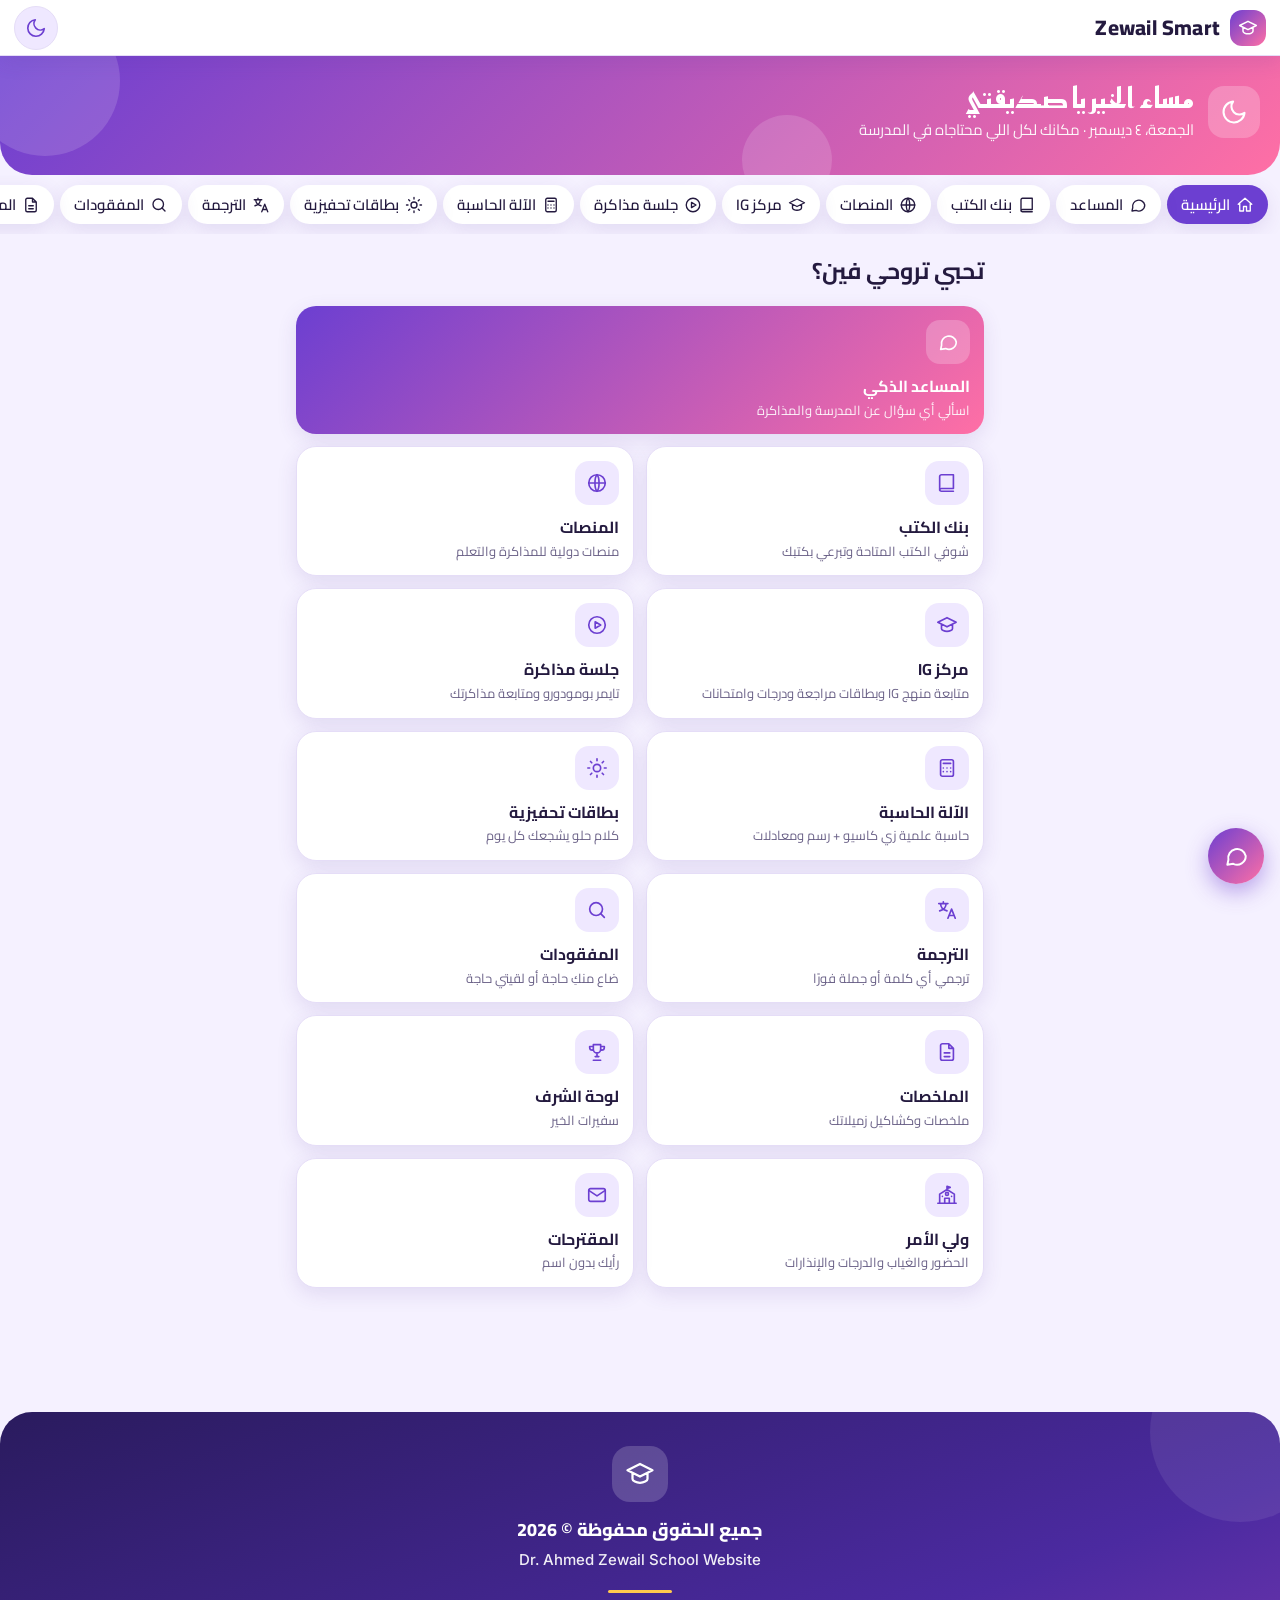
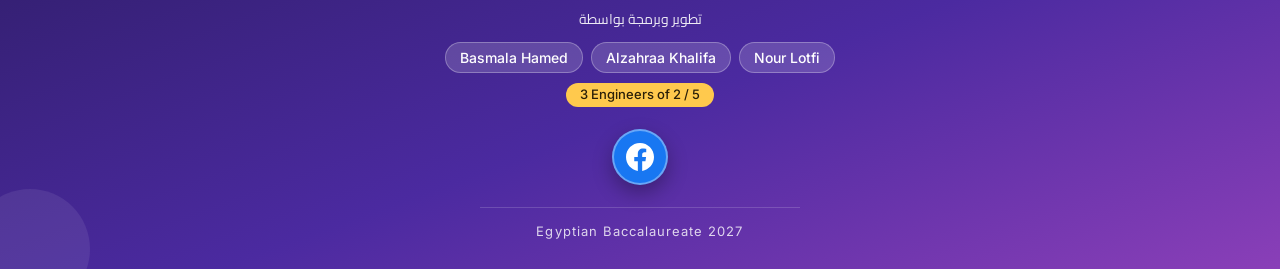
<file: index.html>
<!DOCTYPE html>
<html lang="ar" dir="rtl">
<head>
<meta charset="utf-8">
<meta name="color-scheme" content="light dark">
<meta name="supported-color-schemes" content="light dark">
<meta name="viewport" content="width=device-width, initial-scale=1, viewport-fit=cover">
<title>Zewail Smart</title>
<script>try{var th=localStorage.getItem("theme");if(th==="dark"||th==="light")document.documentElement.setAttribute("data-theme",th)}catch(e){}</script>
<link rel="stylesheet" href="https://fonts.googleapis.com/css2?family=Cairo:wght@400;600;800&family=Reem+Kufi:wght@600&family=Inter:wght@400;500&display=swap">
<link rel="stylesheet" href="style.css?v=12">
</head>
<body>

<svg width="0" height="0" style="position:absolute" aria-hidden="true">
<symbol id="i-home" viewBox="0 0 24 24"><path d="M3 11l9-8 9 8M5 10v10h5v-6h4v6h5V10"/></symbol>
<symbol id="i-book" viewBox="0 0 24 24"><path d="M4 19.5V5a2 2 0 012-2h13v15H6a2 2 0 00-2 2zm0 0A2 2 0 006 21h13"/></symbol>
<symbol id="i-search" viewBox="0 0 24 24"><circle cx="11" cy="11" r="7"/><path d="M20 20l-4-4"/></symbol>
<symbol id="i-file" viewBox="0 0 24 24"><path d="M14 3H7a2 2 0 00-2 2v14a2 2 0 002 2h10a2 2 0 002-2V8zM14 3v5h5M9 13h6M9 17h6"/></symbol>
<symbol id="i-trophy" viewBox="0 0 24 24"><path d="M8 4h8v5a4 4 0 01-8 0zM8 6H4v1a3 3 0 003 3M16 6h4v1a3 3 0 01-3 3M12 13v4M8 21h8M10 17h4"/></symbol>
<symbol id="i-mail" viewBox="0 0 24 24"><rect x="3" y="5" width="18" height="14" rx="2"/><path d="M3 7l9 6 9-6"/></symbol>
<symbol id="i-pencil" viewBox="0 0 24 24"><path d="M4 20l1-4L16 5l3 3L8 19zM14 7l3 3"/></symbol>
<symbol id="i-chat" viewBox="0 0 24 24"><path d="M21 12a8 8 0 01-11.5 7.2L4 20l1-4.5A8 8 0 1121 12z"/></symbol>
<symbol id="i-send" viewBox="0 0 24 24"><path d="M22 2L11 13M22 2l-7 20-4-9-9-4z"/></symbol>
<symbol id="i-moon" viewBox="0 0 24 24"><path d="M21 12.8A9 9 0 1111.2 3a7 7 0 009.8 9.8z"/></symbol>
<symbol id="i-sun" viewBox="0 0 24 24"><circle cx="12" cy="12" r="4"/><path d="M12 2v2M12 20v2M4.9 4.9l1.4 1.4M17.7 17.7l1.4 1.4M2 12h2M20 12h2M4.9 19.1l1.4-1.4M17.7 6.3l1.4-1.4"/></symbol>
<symbol id="i-globe" viewBox="0 0 24 24"><circle cx="12" cy="12" r="9"/><path d="M3 12h18M12 3c3 3 3 15 0 18M12 3c-3 3-3 15 0 18"/></symbol>
<symbol id="i-lang" viewBox="0 0 24 24"><path d="M3 5h10M8 3v2M5 5c0 4 3 7 7 8M11 5c0 4-3 7-7 8M13 21l4-10 4 10M14.5 18h5"/></symbol>
<symbol id="i-ext" viewBox="0 0 24 24"><path d="M14 4h6v6M20 4l-9 9M18 14v5a1 1 0 01-1 1H5a1 1 0 01-1-1V7a1 1 0 011-1h5"/></symbol>
<symbol id="i-play" viewBox="0 0 24 24"><circle cx="12" cy="12" r="9"/><path d="M10 8.5l6 3.5-6 3.5z"/></symbol>
<symbol id="i-layers" viewBox="0 0 24 24"><path d="M12 3l9 5-9 5-9-5zM3 13l9 5 9-5M3 17.5l9 5 9-5"/></symbol>
<symbol id="i-lib" viewBox="0 0 24 24"><path d="M4 21V5M9 21V5M14 21V5M18.5 21l-3-16 4-1 3 16zM3 21h8"/></symbol>
<symbol id="i-swap" viewBox="0 0 24 24"><path d="M7 4L3 8l4 4M3 8h14M17 20l4-4-4-4M21 16H7"/></symbol>
<symbol id="i-copy" viewBox="0 0 24 24"><rect x="9" y="9" width="11" height="11" rx="2"/><path d="M5 15V6a2 2 0 012-2h9"/></symbol>
<symbol id="i-speak" viewBox="0 0 24 24"><path d="M4 9v6h4l5 4V5L8 9zM16.5 8.5a5 5 0 010 7M19 6a8.5 8.5 0 010 12"/></symbol>
<symbol id="i-cap" viewBox="0 0 24 24"><path d="M2 9l10-5 10 5-10 5zM6 11.5V16c0 1.5 3 3 6 3s6-1.5 6-3v-4.5"/></symbol>
<symbol id="i-calc" viewBox="0 0 24 24"><rect x="5" y="3" width="14" height="18" rx="2"/><path d="M8 7h8M8 12h.01M12 12h.01M16 12h.01M8 16h.01M12 16h.01M16 16h.01"/></symbol>
<symbol id="i-school" viewBox="0 0 24 24"><path d="M2 21h20M4 21V11l8-5 8 5v10M12 6V2.5l3.5 1.2L12 5M9.5 21v-5.5h5V21M7 13.5h.01M17 13.5h.01"/><circle cx="12" cy="10.8" r="1.6"/></symbol>
</svg>
<div id="siteRoot">
<header class="appbar">
<a class="brand" href="#home"><span class="lg"><svg class="ic"><use href="#i-cap"/></svg></span><span class="bn" dir="ltr" lang="en">Zewail Smart</span></a>
<button class="tbtn" id="tb" type="button" aria-label="تبديل الوضع الداكن"><svg class="ic" id="ti-moon"><use href="#i-moon"/></svg><svg class="ic" id="ti-sun"><use href="#i-sun"/></svg></button>
</header>
<div class="hero"><div class="blob b1"></div><div class="blob b2"></div>
<div class="logo"><svg class="ic" id="gi"><use href="#i-sun"/></svg></div>
<div><h1 id="gr">أهلاً بكِ</h1><p id="gd">مكانك لكل اللي محتاجاه في المدرسة</p></div></div>
<nav id="nav"></nav>
<main id="app"></main>
<footer class="foot">
<div class="fb1"></div><div class="fb2"></div>
<div class="fin">
<div class="flogo"><svg class="ic"><use href="#i-cap"/></svg></div>
<p class="frights">جميع الحقوق محفوظة © 2026</p>
<p class="fsite" dir="ltr" lang="en">Dr. Ahmed Zewail School Website</p>
<div class="fdiv"></div>
<p class="fby">تطوير وبرمجة بواسطة</p>
<ul class="fdev" dir="ltr" lang="en"><li>Basmala Hamed</li><li>Alzahraa Khalifa</li><li>Nour Lotfi</li></ul>
<p class="fcls" dir="ltr" lang="en">3 Engineers of 2 / 5</p>
<a class="fbk" href="https://www.facebook.com/share/1DrXE6mmeP/" target="_blank" rel="noopener noreferrer" aria-label="صفحتنا على فيسبوك" title="فيسبوك"><svg viewBox="0 0 24 24" width="28" height="28" aria-hidden="true"><path fill="#fff" d="M24 12.073c0-6.627-5.373-12-12-12s-12 5.373-12 12c0 5.99 4.388 10.954 10.125 11.854v-8.385H7.078v-3.47h3.047V9.43c0-3.007 1.792-4.669 4.533-4.669 1.312 0 2.686.235 2.686.235v2.953H15.83c-1.491 0-1.956.925-1.956 1.874v2.25h3.328l-.532 3.47h-2.796v8.385C19.612 23.027 24 18.062 24 12.073z"/></svg></a>
<p class="fbac" dir="ltr" lang="en">Egyptian Baccalaureate 2027</p>
</div>
</footer>
<a class="fab" id="fab" href="#chat" aria-label="المساعد الذكي"><svg class="ic"><use href="#i-chat"/></svg></a>
</div>

<div id="adminRoot" class="adm" hidden>
<div id="a_login" class="login" hidden>
  <form id="a_lf" class="lbox" novalidate>
    <h1>حضور — دخول الإدارة والمعلمين</h1>
    <label for="a_lu">اسم المستخدم</label>
    <input id="a_lu" dir="ltr" autocomplete="username" required>
    <label for="a_lp">كلمة المرور</label>
    <input id="a_lp" type="password" dir="ltr" autocomplete="current-password" required>
    <button class="btn" id="a_lb" type="submit"><span class="spin" id="a_ls" hidden></span><span id="a_lt">تسجيل الدخول</span></button>
    <p class="err" id="a_le" role="alert"></p>
  </form>
</div>

<div id="a_shell" hidden>
  <header class="top">
    <b id="a_sname">حضور</b>
    <span class="who" id="a_who"></span>
    <button class="btn alt sm" id="a_out">خروج</button>
  </header>
  <nav id="a_tabs" class="tabs" aria-label="أقسام اللوحة"></nav>
  <main id="a_view" aria-live="polite"></main>
</div>
<div id="a_modal" class="modal" hidden><div class="mbox" role="dialog" aria-modal="true"><button class="btn alt sm mx" id="a_mx" aria-label="إغلاق">إغلاق ✕</button><div id="a_mb"></div></div></div>
<div id="a_toast" class="toast" role="status"></div>
</div>
<script src="app.js?v=12"></script>
</body>
</html>
</file>
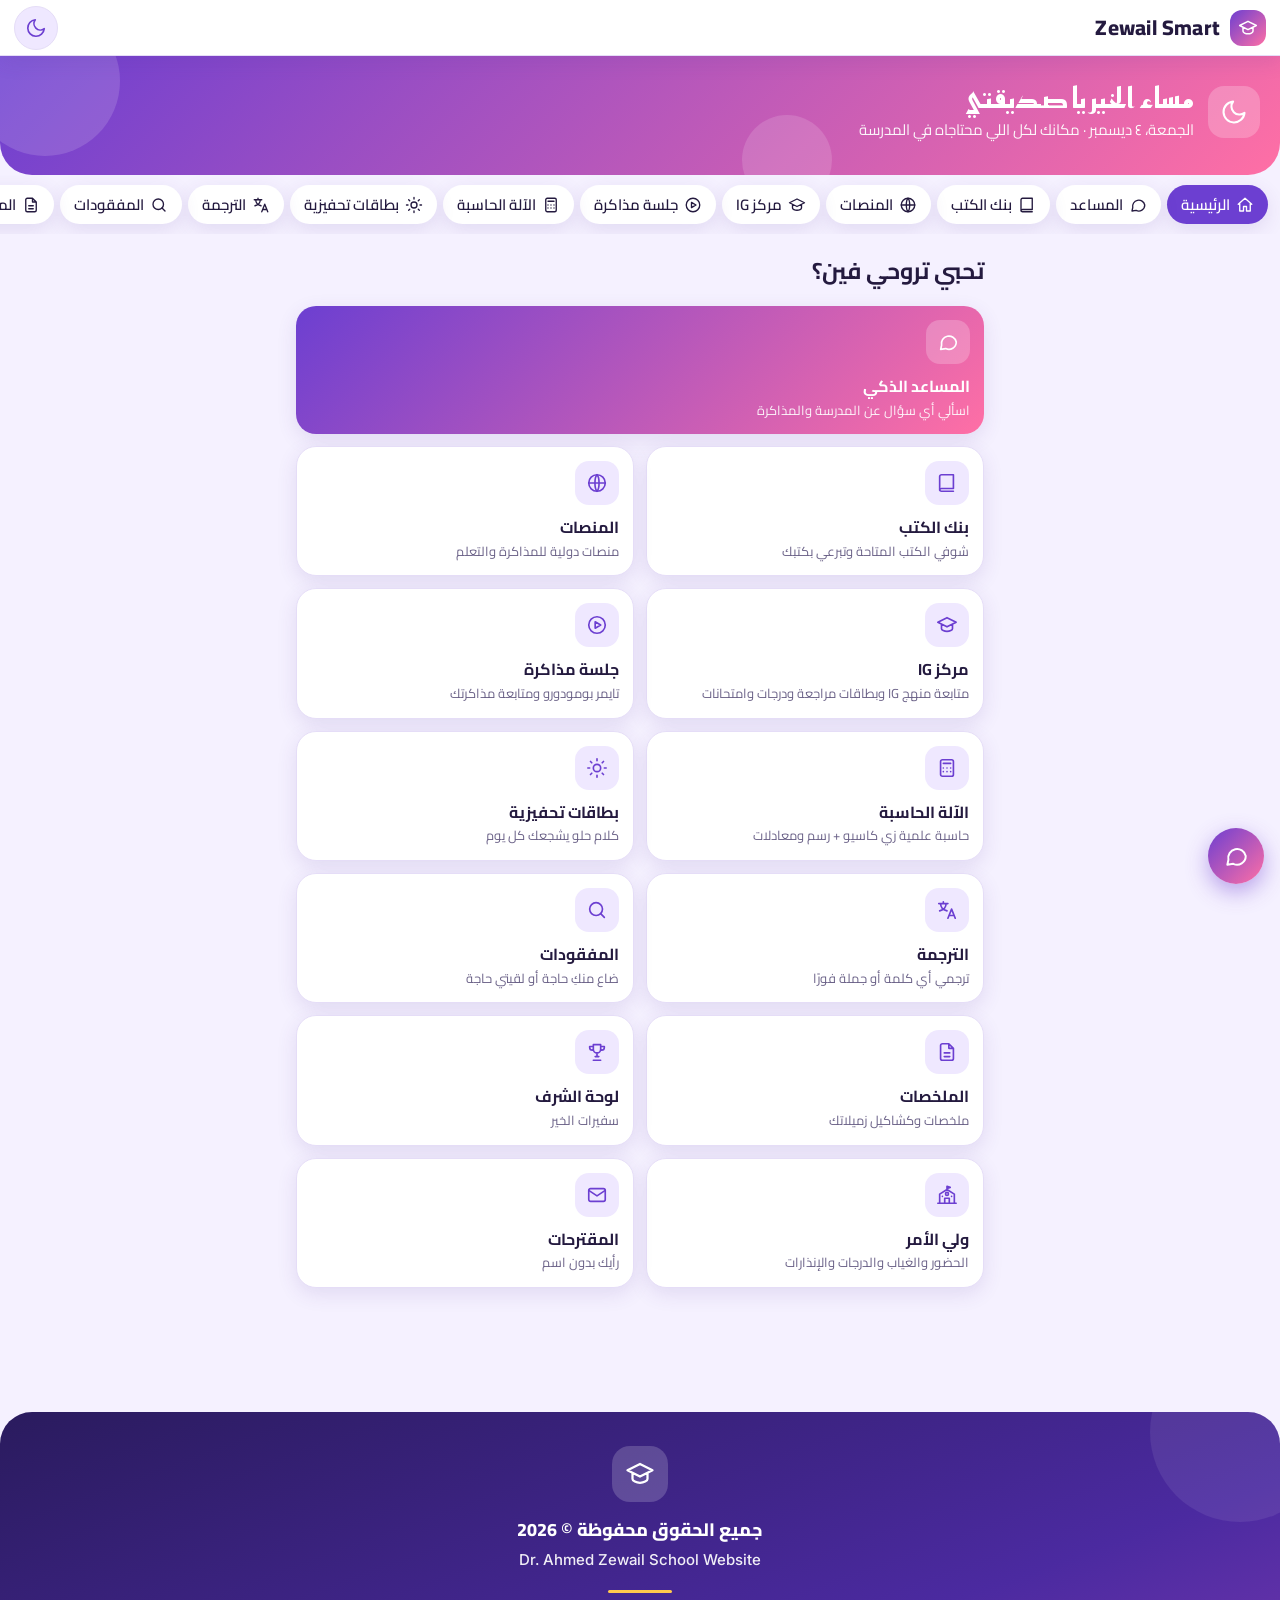
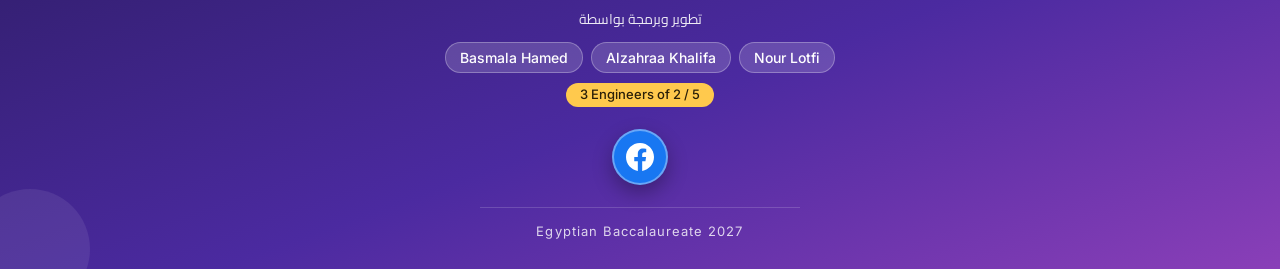
<file: index (15).html>
<!DOCTYPE html>
<html lang="ar" dir="rtl">
<head>
<meta charset="utf-8">
<meta name="viewport" content="width=device-width, initial-scale=1, viewport-fit=cover">
<title>Zewail Smart</title>
<script>try{var th=localStorage.getItem("theme");if(th==="dark"||th==="light")document.documentElement.setAttribute("data-theme",th)}catch(e){}</script>
<link rel="stylesheet" href="https://fonts.googleapis.com/css2?family=Cairo:wght@400;600;800&family=Reem+Kufi:wght@600&family=Inter:wght@400;500&display=swap">
<link rel="stylesheet" href="style.css?v=11">
</head>
<body>

<svg width="0" height="0" style="position:absolute" aria-hidden="true">
<symbol id="i-home" viewBox="0 0 24 24"><path d="M3 11l9-8 9 8M5 10v10h5v-6h4v6h5V10"/></symbol>
<symbol id="i-book" viewBox="0 0 24 24"><path d="M4 19.5V5a2 2 0 012-2h13v15H6a2 2 0 00-2 2zm0 0A2 2 0 006 21h13"/></symbol>
<symbol id="i-search" viewBox="0 0 24 24"><circle cx="11" cy="11" r="7"/><path d="M20 20l-4-4"/></symbol>
<symbol id="i-file" viewBox="0 0 24 24"><path d="M14 3H7a2 2 0 00-2 2v14a2 2 0 002 2h10a2 2 0 002-2V8zM14 3v5h5M9 13h6M9 17h6"/></symbol>
<symbol id="i-trophy" viewBox="0 0 24 24"><path d="M8 4h8v5a4 4 0 01-8 0zM8 6H4v1a3 3 0 003 3M16 6h4v1a3 3 0 01-3 3M12 13v4M8 21h8M10 17h4"/></symbol>
<symbol id="i-mail" viewBox="0 0 24 24"><rect x="3" y="5" width="18" height="14" rx="2"/><path d="M3 7l9 6 9-6"/></symbol>
<symbol id="i-pencil" viewBox="0 0 24 24"><path d="M4 20l1-4L16 5l3 3L8 19zM14 7l3 3"/></symbol>
<symbol id="i-chat" viewBox="0 0 24 24"><path d="M21 12a8 8 0 01-11.5 7.2L4 20l1-4.5A8 8 0 1121 12z"/></symbol>
<symbol id="i-send" viewBox="0 0 24 24"><path d="M22 2L11 13M22 2l-7 20-4-9-9-4z"/></symbol>
<symbol id="i-moon" viewBox="0 0 24 24"><path d="M21 12.8A9 9 0 1111.2 3a7 7 0 009.8 9.8z"/></symbol>
<symbol id="i-sun" viewBox="0 0 24 24"><circle cx="12" cy="12" r="4"/><path d="M12 2v2M12 20v2M4.9 4.9l1.4 1.4M17.7 17.7l1.4 1.4M2 12h2M20 12h2M4.9 19.1l1.4-1.4M17.7 6.3l1.4-1.4"/></symbol>
<symbol id="i-globe" viewBox="0 0 24 24"><circle cx="12" cy="12" r="9"/><path d="M3 12h18M12 3c3 3 3 15 0 18M12 3c-3 3-3 15 0 18"/></symbol>
<symbol id="i-lang" viewBox="0 0 24 24"><path d="M3 5h10M8 3v2M5 5c0 4 3 7 7 8M11 5c0 4-3 7-7 8M13 21l4-10 4 10M14.5 18h5"/></symbol>
<symbol id="i-ext" viewBox="0 0 24 24"><path d="M14 4h6v6M20 4l-9 9M18 14v5a1 1 0 01-1 1H5a1 1 0 01-1-1V7a1 1 0 011-1h5"/></symbol>
<symbol id="i-play" viewBox="0 0 24 24"><circle cx="12" cy="12" r="9"/><path d="M10 8.5l6 3.5-6 3.5z"/></symbol>
<symbol id="i-layers" viewBox="0 0 24 24"><path d="M12 3l9 5-9 5-9-5zM3 13l9 5 9-5M3 17.5l9 5 9-5"/></symbol>
<symbol id="i-lib" viewBox="0 0 24 24"><path d="M4 21V5M9 21V5M14 21V5M18.5 21l-3-16 4-1 3 16zM3 21h8"/></symbol>
<symbol id="i-swap" viewBox="0 0 24 24"><path d="M7 4L3 8l4 4M3 8h14M17 20l4-4-4-4M21 16H7"/></symbol>
<symbol id="i-copy" viewBox="0 0 24 24"><rect x="9" y="9" width="11" height="11" rx="2"/><path d="M5 15V6a2 2 0 012-2h9"/></symbol>
<symbol id="i-speak" viewBox="0 0 24 24"><path d="M4 9v6h4l5 4V5L8 9zM16.5 8.5a5 5 0 010 7M19 6a8.5 8.5 0 010 12"/></symbol>
<symbol id="i-cap" viewBox="0 0 24 24"><path d="M2 9l10-5 10 5-10 5zM6 11.5V16c0 1.5 3 3 6 3s6-1.5 6-3v-4.5"/></symbol>
<symbol id="i-calc" viewBox="0 0 24 24"><rect x="5" y="3" width="14" height="18" rx="2"/><path d="M8 7h8M8 12h.01M12 12h.01M16 12h.01M8 16h.01M12 16h.01M16 16h.01"/></symbol>
<symbol id="i-school" viewBox="0 0 24 24"><path d="M2 21h20M4 21V11l8-5 8 5v10M12 6V2.5l3.5 1.2L12 5M9.5 21v-5.5h5V21M7 13.5h.01M17 13.5h.01"/><circle cx="12" cy="10.8" r="1.6"/></symbol>
</svg>
<div id="siteRoot">
<header class="appbar">
<a class="brand" href="#home"><span class="lg"><svg class="ic"><use href="#i-cap"/></svg></span><span class="bn" dir="ltr" lang="en">Zewail Smart</span></a>
<button class="tbtn" id="tb" type="button" aria-label="تبديل الوضع الداكن"><svg class="ic" id="ti-moon"><use href="#i-moon"/></svg><svg class="ic" id="ti-sun"><use href="#i-sun"/></svg></button>
</header>
<div class="hero"><div class="blob b1"></div><div class="blob b2"></div>
<div class="logo"><svg class="ic" id="gi"><use href="#i-sun"/></svg></div>
<div><h1 id="gr">أهلاً بكِ</h1><p id="gd">مكانك لكل اللي محتاجاه في المدرسة</p></div></div>
<nav id="nav"></nav>
<main id="app"></main>
<footer class="foot">
<div class="fb1"></div><div class="fb2"></div>
<div class="fin">
<div class="flogo"><svg class="ic"><use href="#i-cap"/></svg></div>
<p class="frights">جميع الحقوق محفوظة © 2026</p>
<p class="fsite" dir="ltr" lang="en">Dr. Ahmed Zewail School Website</p>
<div class="fdiv"></div>
<p class="fby">تطوير وبرمجة بواسطة</p>
<ul class="fdev" dir="ltr" lang="en"><li>Basmala Hamed</li><li>Alzahraa Khalifa</li><li>Nour Lotfi</li></ul>
<p class="fcls" dir="ltr" lang="en">3 Engineers of 2 / 5</p>
<a class="fbk" href="https://www.facebook.com/share/1DrXE6mmeP/" target="_blank" rel="noopener noreferrer" aria-label="صفحتنا على فيسبوك" title="فيسبوك"><svg viewBox="0 0 24 24" width="28" height="28" aria-hidden="true"><path fill="#fff" d="M24 12.073c0-6.627-5.373-12-12-12s-12 5.373-12 12c0 5.99 4.388 10.954 10.125 11.854v-8.385H7.078v-3.47h3.047V9.43c0-3.007 1.792-4.669 4.533-4.669 1.312 0 2.686.235 2.686.235v2.953H15.83c-1.491 0-1.956.925-1.956 1.874v2.25h3.328l-.532 3.47h-2.796v8.385C19.612 23.027 24 18.062 24 12.073z"/></svg></a>
<p class="fbac" dir="ltr" lang="en">Egyptian Baccalaureate 2027</p>
</div>
</footer>
<a class="fab" id="fab" href="#chat" aria-label="المساعد الذكي"><svg class="ic"><use href="#i-chat"/></svg></a>
</div>

<div id="adminRoot" class="adm" hidden>
<div id="a_login" class="login" hidden>
  <form id="a_lf" class="lbox" novalidate>
    <h1>حضور — دخول الإدارة والمعلمين</h1>
    <label for="a_lu">اسم المستخدم</label>
    <input id="a_lu" dir="ltr" autocomplete="username" required>
    <label for="a_lp">كلمة المرور</label>
    <input id="a_lp" type="password" dir="ltr" autocomplete="current-password" required>
    <button class="btn" id="a_lb" type="submit"><span class="spin" id="a_ls" hidden></span><span id="a_lt">تسجيل الدخول</span></button>
    <p class="err" id="a_le" role="alert"></p>
  </form>
</div>

<div id="a_shell" hidden>
  <header class="top">
    <b id="a_sname">حضور</b>
    <span class="who" id="a_who"></span>
    <button class="btn alt sm" id="a_out">خروج</button>
  </header>
  <nav id="a_tabs" class="tabs" aria-label="أقسام اللوحة"></nav>
  <main id="a_view" aria-live="polite"></main>
</div>
<div id="a_modal" class="modal" hidden><div class="mbox" role="dialog" aria-modal="true"><button class="btn alt sm mx" id="a_mx" aria-label="إغلاق">إغلاق ✕</button><div id="a_mb"></div></div></div>
<div id="a_toast" class="toast" role="status"></div>
</div>
<script src="app.js?v=11"></script>
</body>
</html>
</file>
<file: style.css>
:root{--bg:#f5f1ff;--surface:#fff;--ink:#241a3f;--muted:#6b6288;--p:#6c3fd1;--p2:#ff6fa5;--gold:#ffc94d;--mint:#18b394;--bad:#d4473a;--line:#e5ddf7;--soft:#efe8ff;--sh:0 6px 20px rgba(80,50,150,.12)}
:root{color-scheme:light}
@media (prefers-color-scheme:dark){:root:not([data-theme="light"]){color-scheme:dark;--bg:#150f27;--surface:#211a3b;--ink:#f1edfc;--muted:#a9a1c8;--p:#a88bff;--p2:#ff8dba;--line:#382e5a;--soft:#2d2350;--mint:#4fd6b6;--bad:#ff8b78;--sh:0 6px 20px rgba(0,0,0,.35)}}
:root[data-theme="dark"]{color-scheme:dark;--bg:#150f27;--surface:#211a3b;--ink:#f1edfc;--muted:#a9a1c8;--p:#a88bff;--p2:#ff8dba;--line:#382e5a;--soft:#2d2350;--mint:#4fd6b6;--bad:#ff8b78;--sh:0 6px 20px rgba(0,0,0,.35)}
*{box-sizing:border-box}
.appbar{position:sticky;top:0;z-index:7;height:calc(56px + env(safe-area-inset-top,0px));padding:env(safe-area-inset-top,0px) 14px 0;display:flex;align-items:center;justify-content:space-between;gap:10px;background:var(--surface);border-bottom:1px solid var(--line);box-shadow:var(--sh)}
.appbar .brand{display:flex;align-items:center;gap:10px;font:600 20px/1 "Reem Kufi","Cairo",sans-serif;color:var(--ink);text-decoration:none}
.appbar .brand .lg{width:36px;height:36px;border-radius:12px;background:linear-gradient(135deg,var(--p),var(--p2));color:#fff;display:grid;place-items:center}
.appbar .brand .ic{width:20px;height:20px}
.tbtn{width:44px;height:44px;border-radius:50%;border:1.5px solid var(--line);background:var(--soft);color:var(--p);display:grid;place-items:center;cursor:pointer;padding:0}
.tbtn:active{transform:scale(.92)}
.tbtn .ic{width:22px;height:22px}
#ti-sun{display:none}
:root[data-theme="dark"] #ti-sun{display:block}:root[data-theme="dark"] #ti-moon{display:none}
@media (prefers-color-scheme:dark){:root:not([data-theme="light"]) #ti-sun{display:block}:root:not([data-theme="light"]) #ti-moon{display:none}}
.ptile{display:flex;align-items:center;gap:14px;text-decoration:none;color:var(--ink);background:var(--surface);border-radius:22px;padding:16px;margin:12px 0;box-shadow:var(--sh);border:1px solid var(--line);animation:up .45s both}
.ptile .pi{width:64px;height:64px;border-radius:20px;display:grid;place-items:center;color:#fff;flex:none}
.ptile .pi .ic{width:34px;height:34px}
.ptile b{display:block;font-size:18px}.ptile span.d{display:block;color:var(--muted);font-size:14px;line-height:1.6}
.ptile .go{margin-inline-start:auto;color:var(--p)}
.ptile.feat{background:linear-gradient(135deg,var(--p),var(--p2));color:#fff;border:0}
.ptile.feat span.d,.ptile.feat .go{color:#fff;opacity:.95}.ptile.feat .pi{background:rgba(255,255,255,.22)}
.sec{font-size:17px;font-weight:800;margin:18px 0 0;color:var(--muted)}
.tr{display:flex;gap:8px;align-items:flex-end}.tr>div{flex:1}.tr select{margin-bottom:0}
.tr .tbtn{margin-bottom:0;flex:none}
.out{min-height:90px;white-space:pre-wrap;font-size:18px;line-height:1.9}
.cc2{font-size:13px;color:var(--muted);text-align:end;margin:-6px 0 8px}
.acts{display:flex;gap:8px;flex-wrap:wrap;margin-top:8px}
html{scroll-padding-top:calc(120px + env(safe-area-inset-top,0px))}
body{margin:0;background:var(--bg);color:var(--ink);font:16px/1.8 "Cairo",Tahoma,Arial,sans-serif;padding-bottom:env(safe-area-inset-bottom,0px)}
.ic{width:22px;height:22px;fill:none;stroke:currentColor;stroke-width:1.8;stroke-linecap:round;stroke-linejoin:round;flex:none}
.hero{position:relative;overflow:hidden;background:linear-gradient(135deg,var(--p),var(--p2));color:#fff;padding:24px 20px 32px;border-radius:0 0 32px 32px;display:flex;align-items:center;gap:14px}
.logo{width:52px;height:52px;border-radius:16px;background:rgba(255,255,255,.22);display:grid;place-items:center;flex:none;position:relative}
.logo .ic{width:28px;height:28px}
.hero h1{font:600 28px/1.3 "Reem Kufi","Cairo",sans-serif;margin:0;position:relative}
.hero p{margin:0;opacity:.95;position:relative;font-size:15px}
.blob{position:absolute;border-radius:50%;background:rgba(255,255,255,.14);animation:fl 9s ease-in-out infinite}
.b1{width:150px;height:150px;top:-50px;left:-30px}.b2{width:90px;height:90px;bottom:-30px;right:35%;animation-delay:-4s}
@keyframes fl{50%{transform:translateY(16px) scale(1.08)}}
#nav{position:sticky;top:calc(56px + env(safe-area-inset-top,0px));z-index:5;display:flex;gap:6px;overflow-x:auto;padding:10px 12px;background:var(--bg)}
#nav a{flex:none;display:flex;align-items:center;gap:6px;padding:6px 14px;border-radius:999px;background:var(--surface);color:var(--ink);text-decoration:none;font-weight:600;font-size:15px;box-shadow:var(--sh)}
#nav a .ic{width:18px;height:18px}
#nav a.on{background:var(--p);color:var(--surface)}
a:focus-visible,button:focus-visible,input:focus-visible,textarea:focus-visible,select:focus-visible{outline:3px solid var(--gold);outline-offset:2px}
#app{max-width:720px;margin:auto;padding:6px 16px 100px}
h2{font-size:23px;margin:10px 0 0}.sub{color:var(--muted);margin:0 0 8px}
.card{background:var(--surface);border-radius:20px;padding:14px 16px;margin:12px 0;box-shadow:var(--sh);border:1px solid var(--line);display:flex;align-items:center;justify-content:space-between;gap:10px;animation:up .45s both}
.card.col{display:block}
@keyframes up{from{opacity:0;transform:translateY(12px)}}
.card:nth-child(2){animation-delay:.05s}.card:nth-child(3){animation-delay:.1s}.card:nth-child(4){animation-delay:.15s}.card:nth-child(n+5){animation-delay:.2s}
.t{font-weight:800}.m{color:var(--muted);font-size:14px}
.btn{font:inherit;font-weight:700;border:0;border-radius:14px;padding:8px 16px;background:linear-gradient(135deg,var(--p),var(--p2));color:#fff;cursor:pointer;text-decoration:none;display:inline-flex;align-items:center;gap:6px;white-space:nowrap}
.btn:active{transform:scale(.95)}.btn.alt{background:none;color:var(--p);border:1.5px solid var(--p)}
.cnt{display:inline-block;background:var(--mint);color:#06281f;border-radius:999px;padding:0 12px;font-weight:800;font-size:13px}
.grid{display:grid;grid-template-columns:1fr 1fr;gap:12px;margin-top:14px}
.tile{display:block;text-decoration:none;color:var(--ink);background:var(--surface);border-radius:20px;padding:14px;box-shadow:var(--sh);border:1px solid var(--line);animation:up .5s both}
.tile .bx{width:44px;height:44px;border-radius:14px;background:var(--soft);color:var(--p);display:grid;place-items:center;margin-bottom:8px}
.tile b{display:block}.tile span{color:var(--muted);font-size:13px;line-height:1.5;display:block}
.tile.wide{grid-column:1/-1;background:linear-gradient(135deg,var(--p),var(--p2));color:#fff;border:0}
.tile.wide .bx{background:rgba(255,255,255,.22);color:#fff}.tile.wide span{color:#fff;opacity:.92}
input,textarea,select{font:inherit;width:100%;padding:10px 12px;border:1.5px solid var(--line);border-radius:14px;background:var(--bg);color:var(--ink);margin:4px 0 10px}
label{font-weight:600;font-size:15px}
.rank{width:38px;height:38px;border-radius:50%;background:var(--gold);color:#2a1f08;display:grid;place-items:center;font-weight:800;flex:none}
.rk{display:flex;gap:12px;align-items:center}
.badge{background:var(--gold);color:#2a1f08;border-radius:999px;font-size:12px;padding:1px 10px;font-weight:800;white-space:nowrap}
.opt{display:block;width:100%;text-align:start;font:inherit;background:var(--surface);color:var(--ink);border:2px solid var(--line);border-radius:14px;padding:10px 14px;margin:8px 0;cursor:pointer}
.opt.ok{border-color:var(--mint);background:color-mix(in srgb,var(--mint) 22%,var(--surface))}
.opt.bad{border-color:var(--bad);background:color-mix(in srgb,var(--bad) 20%,var(--surface))}
.note{font-size:14px;color:var(--muted);border-inline-start:4px solid var(--gold);padding:2px 12px;margin:12px 0}
.msg{color:var(--mint);font-weight:700;margin:0}
.empty{text-align:center;color:var(--muted);padding:24px 8px}
.empty .ic{width:36px;height:36px;color:var(--p);opacity:.7}
.chat{display:flex;flex-direction:column;gap:8px;margin:10px 0}
.bub{max-width:85%;padding:9px 14px;border-radius:18px;white-space:pre-wrap;animation:up .3s both}
.bub.bot{background:var(--surface);border:1px solid var(--line);align-self:flex-start;border-end-start-radius:4px}
.bub.me{background:var(--p);color:var(--surface);align-self:flex-end;border-end-end-radius:4px}
.cbar{position:sticky;bottom:calc(env(safe-area-inset-bottom,0px) + 8px);display:flex;gap:8px;background:var(--bg);padding:6px 0}
.cbar input{margin:0;flex:1}.cbar .btn{padding:0 14px}
.fab{position:fixed;inset-inline-start:16px;bottom:calc(env(safe-area-inset-bottom,0px) + 16px);width:56px;height:56px;border-radius:50%;background:linear-gradient(135deg,var(--p),var(--p2));color:#fff;display:grid;place-items:center;box-shadow:0 8px 22px rgba(108,63,209,.45);text-decoration:none;z-index:6}
.fab .ic{width:26px;height:26px}
.chips{display:flex;flex-wrap:wrap;gap:8px;margin:6px 0 10px}
.chip{font:inherit;font-size:14px;font-weight:600;background:var(--surface);color:var(--p);border:1.5px solid var(--p);border-radius:999px;padding:3px 14px;cursor:pointer}
@media (prefers-reduced-motion:reduce){*{animation:none!important}}

.foot{position:relative;overflow:hidden;margin-top:24px;color:#fff;background:linear-gradient(160deg,#2a1b5e,#4b2aa0 58%,#8a3fb8);border-radius:32px 32px 0 0;padding:34px 20px calc(28px + env(safe-area-inset-bottom,0px));text-align:center}
.foot .fb1,.foot .fb2{position:absolute;border-radius:50%;background:rgba(255,255,255,.08)}
.foot .fb1{width:180px;height:180px;top:-70px;right:-50px}.foot .fb2{width:120px;height:120px;bottom:-40px;left:-30px}
.fin{position:relative;max-width:720px;margin:auto;display:flex;flex-direction:column;align-items:center}
.fin p{margin:0}
.flogo{width:56px;height:56px;border-radius:18px;background:rgba(255,255,255,.18);display:grid;place-items:center;margin-bottom:12px}
.flogo .ic{width:30px;height:30px}
.frights{font-weight:800;font-size:18px}
.fsite{font:500 15px/1.6 "Inter",system-ui,sans-serif;opacity:.92;margin-top:2px!important}
.fdiv{width:64px;height:3px;border-radius:3px;background:var(--gold);margin:18px 0 14px}
.fby{font-size:14px;opacity:.9}
.fdev{list-style:none;margin:10px 0 0;padding:0;display:flex;flex-wrap:wrap;justify-content:center;gap:8px}
.fdev li{font:500 14px/1.5 "Inter",system-ui,sans-serif;background:rgba(255,255,255,.16);border:1px solid rgba(255,255,255,.28);border-radius:999px;padding:4px 14px}
.fcls{font:500 13px/1.5 "Inter",system-ui,sans-serif;margin-top:10px!important;color:#2a1f08;background:var(--gold);border-radius:999px;padding:2px 14px}
.fbk{width:56px;height:56px;border-radius:50%;background:#1877f2;display:grid;place-items:center;margin-top:22px;box-shadow:0 8px 20px rgba(0,0,0,.3);border:2px solid rgba(255,255,255,.35);transition:transform .2s}
.fbk:hover{transform:translateY(-3px) scale(1.06)}.fbk:active{transform:scale(.94)}
.fbac{font:400 13px/1.5 "Inter",system-ui,sans-serif;letter-spacing:.08em;opacity:.8;margin-top:22px!important;padding-top:14px;border-top:1px solid rgba(255,255,255,.2);width:100%;max-width:320px}
.appbar .brand .bn{font:800 21px/1 "Cairo","Inter",system-ui,sans-serif;letter-spacing:.01em}

.ptile.school{border:1.5px solid var(--gold)}.ptile.school .pi{box-shadow:0 6px 16px rgba(108,63,209,.35),inset 0 0 0 2px rgba(255,201,77,.55)}.ptile.school .pi .ic{stroke-width:1.6}

/* ===== المنصات الدولية ===== */
.stats{display:grid;grid-template-columns:repeat(3,1fr);gap:10px;margin:12px 0}
.stats div{background:var(--surface);border:1px solid var(--line);border-radius:18px;padding:10px 6px;text-align:center;box-shadow:var(--sh)}
.stats b{display:block;font-size:24px;line-height:1.3;background:linear-gradient(135deg,var(--p),var(--p2));-webkit-background-clip:text;background-clip:text;color:transparent}
.stats span{color:var(--muted);font-size:13px;font-weight:700}
.xs{width:100%;font:inherit;padding:11px 16px;margin:10px 0 4px;border-radius:999px;border:1.5px solid var(--line);background:var(--surface);color:var(--ink)}
.xcs{display:flex;gap:6px;overflow-x:auto;padding:6px 0 4px;scrollbar-width:none}
.xcs .chip{flex:none;font:inherit;font-weight:700;font-size:14px;padding:5px 14px;border-radius:999px;border:1.5px solid var(--line);background:var(--surface);color:var(--ink);cursor:pointer}
.xcs .chip.on{background:var(--p);border-color:var(--p);color:var(--surface)}
.xt{position:relative;display:flex;align-items:center;background:var(--surface);border:1px solid var(--line);border-radius:22px;margin:10px 0;box-shadow:var(--sh);animation:up .45s both;transition:transform .15s}
.xt:hover{transform:translateY(-2px)}
.xa{flex:1;min-width:0;display:flex;align-items:center;gap:12px;padding:14px;text-decoration:none;color:var(--ink)}
.xa .pi{width:54px;height:54px;border-radius:18px;display:grid;place-items:center;color:#fff;flex:none}
.xa .pi .ic{width:28px;height:28px}
.xb b{display:block;font-size:17px;direction:ltr;text-align:start}
.xb .d{display:block;color:var(--muted);font-size:13.5px;line-height:1.6}
.xb .cn{display:inline-block;font-style:normal;margin-top:2px;font-size:11px;font-weight:800;padding:0 9px;border-radius:999px;background:var(--soft);color:var(--p);direction:ltr}
.star{flex:none;width:44px;height:44px;margin-inline-end:8px;border:0;background:none;font-size:26px;line-height:1;color:var(--muted);cursor:pointer}
.star.on{color:var(--gold)}
.star:active{transform:scale(.85)}
@media (prefers-reduced-motion:reduce){.xt,.xt:hover{animation:none;transition:none;transform:none}}

/* ===== IG ===== */
.igb{background:linear-gradient(135deg,var(--p),var(--p2));color:#fff;border-radius:22px;padding:16px;margin:10px 0;box-shadow:var(--sh);animation:up .45s both}
.igb b{display:block;font-size:18px}.igb span{display:block;font-size:14px;opacity:.95;margin:2px 0 10px}
.igs{display:flex;flex-wrap:wrap;gap:6px}.igs i{font-style:normal;font-size:13px;font-weight:800;background:rgba(255,255,255,.22);border-radius:999px;padding:2px 12px}
/* ===== Focus timer ===== */
.fmodes{display:grid;grid-template-columns:1fr 1fr;gap:6px;background:var(--soft);border-radius:999px;padding:4px}
.fmodes button,.fpre button{font:inherit;font-weight:800;border:0;border-radius:999px;padding:7px;background:none;color:var(--muted);cursor:pointer}
.fmodes button.on{background:var(--p);color:var(--surface)}
.fpre{display:flex;gap:6px;justify-content:center;margin:12px 0 4px}
.fpre button{border:1.5px solid var(--line);padding:4px 14px;font-size:14px;color:var(--ink)}.fpre button.on{border-color:var(--p);color:var(--p)}
.fr{--v:0;--c:var(--p);width:min(260px,72vw);aspect-ratio:1;border-radius:50%;margin:16px auto;display:grid;place-items:center;background:conic-gradient(var(--c) calc(var(--v)*1%),var(--line) 0);box-shadow:var(--sh)}
.fr.rest{--c:var(--mint)}
.fi{width:calc(100% - 28px);aspect-ratio:1;border-radius:50%;background:var(--surface);display:grid;place-content:center;text-align:center}
.ft{font-size:clamp(44px,15vw,60px);font-weight:800;line-height:1.1;font-variant-numeric:tabular-nums}
.fmm{color:var(--muted);font-weight:700;font-size:15px}
.fbtns{display:flex;gap:8px;margin-top:12px}.fbtns .btn{flex:1;justify-content:center}
.fbtns #fgo{flex:2}
.gbar{height:12px;border-radius:999px;background:var(--line);overflow:hidden;margin:0 0 6px}.gbar i{display:block;height:100%;border-radius:999px;background:linear-gradient(90deg,var(--p),var(--p2));transition:width .5s}
.wk{display:flex;align-items:flex-end;justify-content:space-between;gap:6px;height:130px;margin-top:10px}
.wk div{flex:1;display:flex;flex-direction:column;align-items:center;justify-content:flex-end;gap:3px;height:100%;font-size:12px;color:var(--muted)}
.wk i{display:block;width:70%;border-radius:6px 6px 0 0;background:linear-gradient(var(--p),var(--p2))}.wk em{font-style:normal;color:var(--ink);font-weight:800}
/* ===== Motivation cards ===== */
.mc{position:relative;color:#fff;border-radius:24px;padding:20px 18px 14px;margin:12px 0;box-shadow:var(--sh);overflow:hidden;animation:up .45s both}
.mc.big{padding:26px 20px 16px}.mc.big p{font-size:22px}
.mc .mq{position:absolute;inset-inline-end:14px;top:-6px;font-size:84px;line-height:1;opacity:.22;font-family:Georgia,serif}
.mc p{position:relative;margin:0 0 14px;font-size:18px;font-weight:800;line-height:1.85}
.mf{display:flex;align-items:center;justify-content:space-between;gap:8px}
.mf em{font-style:normal;font-size:12px;font-weight:800;background:rgba(255,255,255,.25);border-radius:999px;padding:0 12px}
.mf div{display:flex;gap:6px}
.mf button,.mf a{font:inherit;font-size:13px;font-weight:800;color:#fff;text-decoration:none;background:rgba(255,255,255,.22);border:0;border-radius:999px;padding:3px 14px;cursor:pointer}
@media (prefers-reduced-motion:reduce){.mc,.igb,.gbar i{animation:none;transition:none}}

/* ===== مركز IG ===== */
.en{unicode-bidi:plaintext;text-align:start}
.tps{display:grid;gap:8px;margin:10px 0}
.tp{--c:var(--line);font:inherit;display:flex;align-items:center;justify-content:space-between;gap:10px;width:100%;text-align:start;background:var(--surface);color:var(--ink);border:1.5px solid var(--line);border-inline-start:6px solid var(--c);border-radius:16px;padding:10px 14px;cursor:pointer;direction:ltr}
.tp span{font-weight:700}.tp em{font-style:normal;font-size:12px;font-weight:800;color:var(--muted);direction:rtl}
.tp.s1{--c:var(--bad)}.tp.s2{--c:var(--gold)}.tp.s3{--c:var(--mint)}
.fcz{background:var(--soft);border-radius:20px;padding:18px 14px;text-align:center;min-height:150px;display:flex;flex-direction:column;justify-content:center;gap:6px}
.fcz small{color:var(--muted);font-weight:700}.fq{font-size:21px;font-weight:800;line-height:1.7}.fa{font-size:18px;line-height:1.8;color:var(--p)}
.fcz hr{width:60%;border:0;border-top:1.5px dashed var(--line);margin:6px auto}
.wb{width:100%;justify-content:center;margin-top:10px}
.qos{display:grid;gap:8px;margin-top:10px}
.qo{font:inherit;font-weight:700;text-align:start;padding:10px 14px;border-radius:14px;border:1.5px solid var(--line);background:var(--surface);color:var(--ink);cursor:pointer}
.qo.ok{background:var(--mint);border-color:var(--mint);color:#06281f}.qo.bad{background:var(--bad);border-color:var(--bad);color:#fff}
.rw{display:flex;align-items:center;justify-content:space-between;gap:8px;padding:6px 0;border-bottom:1px solid var(--line)}
details.card summary{cursor:pointer;list-style:none}details.card[open] summary{margin-bottom:4px}
.cdn{--c:var(--mint);width:62px;height:62px;border-radius:50%;border:4px solid var(--c);display:grid;place-content:center;text-align:center;flex:none;line-height:1.1}
.cdn b{font-size:20px}.cdn small{font-size:11px;color:var(--muted);font-weight:700}

/* ===== لوحة الإدارة (#adminRoot) ===== */
#adminRoot .login{min-height:100vh;display:grid;place-items:center;padding:16px}
#adminRoot .lbox{width:100%;max-width:400px;background:var(--surface);border:1px solid var(--line);border-radius:22px;padding:22px;box-shadow:var(--sh)}
#adminRoot .lbox h1{font-size:20px;margin:0 0 12px}
#adminRoot .lbox .btn{width:100%;justify-content:center;padding:11px}
#adminRoot .err{color:var(--bad);font-weight:700;min-height:22px;margin:8px 0 0}
#adminRoot .spin{width:16px;height:16px;border:2.5px solid rgba(255,255,255,.4);border-top-color:#fff;border-radius:50%;animation:sp .7s linear infinite}
@keyframes sp{to{transform:rotate(360deg)}}
#adminRoot .top{position:sticky;top:0;z-index:8;display:flex;align-items:center;gap:10px;padding:10px 14px;background:var(--surface);border-bottom:1px solid var(--line)}
#adminRoot .top b{font-size:18px}
#adminRoot .top .who{margin-inline-start:auto;color:var(--muted);font-size:14px}
#adminRoot .btn.sm{padding:4px 12px;font-size:14px}
#adminRoot .tabs{position:sticky;top:53px;z-index:7;display:flex;gap:6px;overflow-x:auto;padding:8px 12px;background:var(--bg);scrollbar-width:none}
#adminRoot .tabs a{flex:none;padding:6px 14px;border-radius:999px;background:var(--surface);color:var(--ink);text-decoration:none;font-weight:600;font-size:15px;box-shadow:var(--sh);cursor:pointer}
#adminRoot .tabs a.on{background:var(--p);color:var(--surface)}
#adminRoot #a_view{max-width:1200px;margin:auto;padding:8px 14px 80px}
#adminRoot .kpis{display:grid;grid-template-columns:repeat(auto-fit,minmax(150px,1fr));gap:10px;margin:10px 0}
#adminRoot .kpi{background:var(--surface);border:1px solid var(--line);border-radius:16px;padding:12px 14px;box-shadow:var(--sh)}
#adminRoot .kpi b{display:block;font-size:26px;line-height:1.3}
#adminRoot .kpi span{color:var(--muted);font-size:13px}
#adminRoot .kpi.warn b{color:var(--bad)}
#adminRoot .kpi.ok b{color:var(--mint)}
#adminRoot .panel{background:var(--surface);border:1px solid var(--line);border-radius:18px;padding:14px;margin:12px 0;box-shadow:var(--sh)}
#adminRoot .panel h3{margin:0 0 8px;font-size:17px}
#adminRoot .two{display:grid;grid-template-columns:1fr;gap:12px}
@media(min-width:900px){#adminRoot .two{grid-template-columns:1fr 1fr}}
#adminRoot .bars{display:flex;align-items:flex-end;gap:8px;height:150px;padding-top:8px;overflow-x:auto}
#adminRoot .bar{flex:1;min-width:34px;display:flex;flex-direction:column;align-items:center;justify-content:flex-end;height:100%;font-size:12px;color:var(--muted)}
#adminRoot .bar i{display:block;width:70%;background:linear-gradient(var(--p),var(--p2));border-radius:6px 6px 0 0;min-height:2px}
#adminRoot .bar em{font-style:normal;color:var(--ink);font-weight:700}
#adminRoot .hb{display:grid;grid-template-columns:90px 1fr 52px;gap:8px;align-items:center;margin:6px 0;font-size:14px}
#adminRoot .hb div{background:var(--soft);border-radius:999px;height:12px;overflow:hidden}
#adminRoot .hb i{display:block;height:100%;background:var(--p2);border-radius:999px}
#adminRoot .donut{display:flex;gap:14px;align-items:center;flex-wrap:wrap}
#adminRoot .bar-row{display:flex;height:22px;border-radius:999px;overflow:hidden;background:var(--soft);flex:1;min-width:200px}
#adminRoot .bar-row i{display:block;height:100%}
#adminRoot .lg{display:flex;gap:12px;flex-wrap:wrap;font-size:13px;color:var(--muted);margin-top:6px}
#adminRoot .lg s{display:inline-block;width:10px;height:10px;border-radius:50%;margin-inline-end:4px;text-decoration:none}
#adminRoot .filters{display:flex;flex-wrap:wrap;gap:8px;align-items:end}
#adminRoot .filters>div{flex:1;min-width:130px}
#adminRoot .filters input,#adminRoot .filters select{margin:2px 0 0}
#adminRoot .tw{overflow-x:auto;border:1px solid var(--line);border-radius:14px;background:var(--surface)}
#adminRoot table.t{border-collapse:collapse;width:100%;font-size:14px;min-width:760px}
#adminRoot .t th,#adminRoot .t td{padding:8px 10px;text-align:start;border-bottom:1px solid var(--line);white-space:nowrap}
#adminRoot .t th{background:var(--soft);position:sticky;top:0;font-weight:700}
#adminRoot .t tr:hover td{background:color-mix(in srgb,var(--soft) 50%,transparent)}
#adminRoot .t td.n{white-space:normal;min-width:180px}
#adminRoot .pill{display:inline-block;border-radius:999px;padding:0 10px;font-size:12px;font-weight:800}
#adminRoot .pill.g{background:color-mix(in srgb,var(--mint) 25%,var(--surface));color:var(--ink)}
#adminRoot .pill.y{background:var(--gold);color:#2a1f08}
#adminRoot .pill.r{background:var(--bad);color:#fff}
#adminRoot .pill.m{background:var(--soft);color:var(--muted)}
#adminRoot .pager{display:flex;gap:8px;align-items:center;justify-content:center;margin:10px 0;flex-wrap:wrap}
#adminRoot .rowb{display:flex;gap:8px;flex-wrap:wrap;margin:8px 0}
#adminRoot .seg{display:inline-flex;border:1.5px solid var(--line);border-radius:12px;overflow:hidden}
#adminRoot .seg label{padding:4px 10px;cursor:pointer;font-size:13px;border-inline-end:1px solid var(--line)}
#adminRoot .seg input{display:none;width:auto}
#adminRoot .seg input:checked+span{font-weight:800}
#adminRoot .seg label:has(input:checked){background:var(--p);color:var(--surface)}
#adminRoot .seg label:has(input[value=absent]:checked){background:var(--bad);color:#fff}
#adminRoot .seg label:has(input[value=late]:checked){background:var(--gold);color:#2a1f08}
#adminRoot .modal{position:fixed;inset:0;background:rgba(0,0,0,.5);z-index:20;display:grid;place-items:center;padding:10px}
#adminRoot .mbox{background:var(--surface);color:var(--ink);border-radius:20px;width:100%;max-width:820px;max-height:92vh;overflow:auto;padding:16px}
#adminRoot .mx{float:inline-end}
#adminRoot .toast{position:fixed;bottom:20px;left:50%;transform:translateX(-50%) translateY(30px);background:var(--ink);color:var(--surface);padding:10px 18px;border-radius:12px;opacity:0;pointer-events:none;transition:.25s;z-index:30;max-width:92vw}
#adminRoot .toast.show{opacity:1;transform:translateX(-50%)}
#adminRoot .inl{display:flex;gap:8px;flex-wrap:wrap;align-items:end}
#adminRoot .inl>*{margin:0}
#adminRoot .inl input,#adminRoot .inl select{width:auto;flex:1;min-width:110px}
#adminRoot .skel{height:80px;border-radius:16px;background:linear-gradient(90deg,var(--soft),var(--surface),var(--soft));background-size:200% 100%;animation:sk 1.2s infinite}
@keyframes sk{to{background-position:-200% 0}}
@media print{#adminRoot .top,#adminRoot .tabs,#adminRoot .rowb,#adminRoot .pager,#adminRoot .no-print{display:none!important}}
#adminRoot #a_view{max-width:1200px;margin:auto;padding:8px 14px 80px}
#siteRoot[hidden],#adminRoot[hidden]{display:none!important}

/* الآلة الحاسبة — يستخدم ألوان الموقع (فاتح/داكن تلقائي) */
.calc{max-width:520px;margin:auto}
.calc input,.calc textarea,.calc select{margin:4px 0}
.ctabs{display:flex;gap:6px;margin:10px 0}
.ctabs button{flex:1;font:inherit;font-weight:700;padding:8px 4px;border-radius:14px;border:1.5px solid var(--line);background:var(--surface);color:var(--ink);cursor:pointer}
.ctabs button.on{background:var(--p);color:var(--surface);border-color:var(--p)}
.ctabs.sm button{padding:5px 2px;font-size:14px}
.cd{background:var(--surface);border:1px solid var(--line);border-radius:22px;padding:10px 16px 12px;box-shadow:var(--sh);font-family:Inter,Cairo,sans-serif}
.cst{display:flex;gap:6px;align-items:center;min-height:26px;font-size:12px;font-weight:800}
.cst b{padding:0 8px;border-radius:8px;background:var(--soft);color:var(--p)}
.cst b.off{opacity:0}.cst .sp{flex:1}
.cst .cc{font:700 12px Cairo,sans-serif;border:1px solid var(--line);background:none;color:var(--muted);border-radius:8px;padding:0 8px;cursor:pointer}
.cex{min-height:34px;font-size:22px;word-break:break-all;text-align:left}
.cex .cr{display:inline-block;width:2px;height:1.1em;background:var(--p2);vertical-align:-3px;animation:cbl 1s steps(2) infinite}
@keyframes cbl{50%{opacity:0}}
.crs{min-height:52px;font-size:38px;word-break:break-all;text-align:right}
.crs.pv{color:var(--muted);font-size:28px}.crs.er{color:var(--bad);font-size:20px;font-family:Cairo,sans-serif}
.cpad{display:grid;gap:7px;margin-top:10px}
.cpad.s{grid-template-columns:repeat(6,1fr)}.cpad.n{grid-template-columns:repeat(5,1fr)}
.k{position:relative;font:600 16px Inter,Cairo,sans-serif;min-height:46px;border-radius:14px;border:1px solid var(--line);background:var(--surface);color:var(--ink);box-shadow:var(--sh);cursor:pointer;padding:10px 0 0}
.k:active{transform:scale(.94)}
.k i{position:absolute;top:2px;left:0;right:0;text-align:center;font:700 9px Inter,sans-serif;color:var(--p2)}
.k.on{background:var(--p2);color:#fff}.k.hi{background:var(--soft);color:var(--p)}
.cpad.n .k{min-height:52px;font-size:20px;padding:0}
.k.o{background:var(--soft);color:var(--p)}.k.ac{color:var(--bad);font-size:16px}
.k.eq{background:linear-gradient(135deg,var(--p),var(--p2));color:#fff;border:0;grid-column:span 2}
.chs{margin-top:12px;display:grid;gap:6px}
.chs button{font:inherit;text-align:left;border:1px solid var(--line);background:var(--surface);color:var(--ink);border-radius:12px;padding:6px 12px;cursor:pointer;font-family:Inter,sans-serif}
.chs small{display:block;color:var(--muted)}
.gw canvas{width:100%;height:300px;display:block;border-radius:16px;background:var(--bg);border:1px solid var(--line);touch-action:none}
.gro{font-size:13px;color:var(--muted);margin:6px 0;min-height:22px}
.gz{display:flex;gap:8px;margin:6px 0 10px}.gz .btn{flex:1;justify-content:center}
.gf{display:flex;align-items:center;gap:8px}.gf i{width:14px;height:14px;border-radius:50%;flex:none}
.g3{display:grid;gap:6px;margin:8px 0}
.tres{background:var(--soft);border-radius:14px;padding:6px 14px;margin-top:10px}
.tres:empty{display:none}.tres div{display:flex;justify-content:space-between;gap:10px}
</file>
